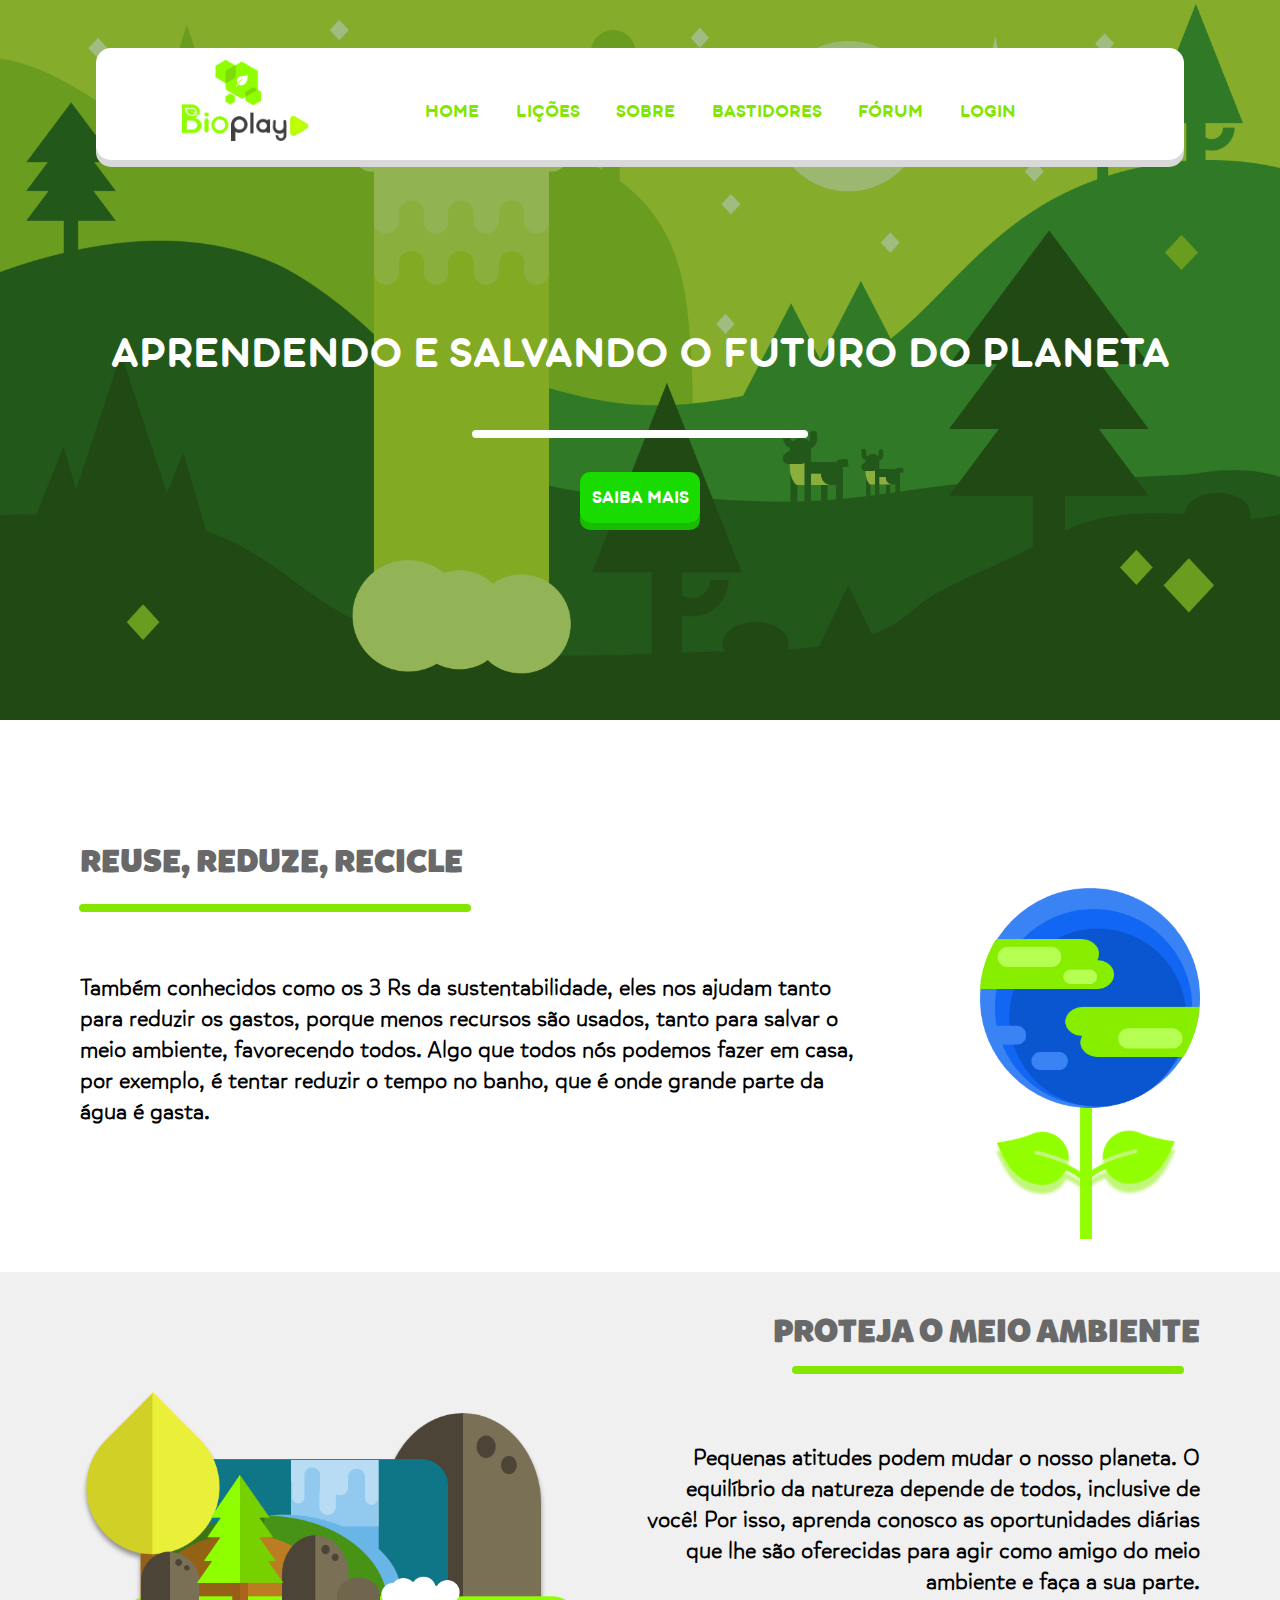
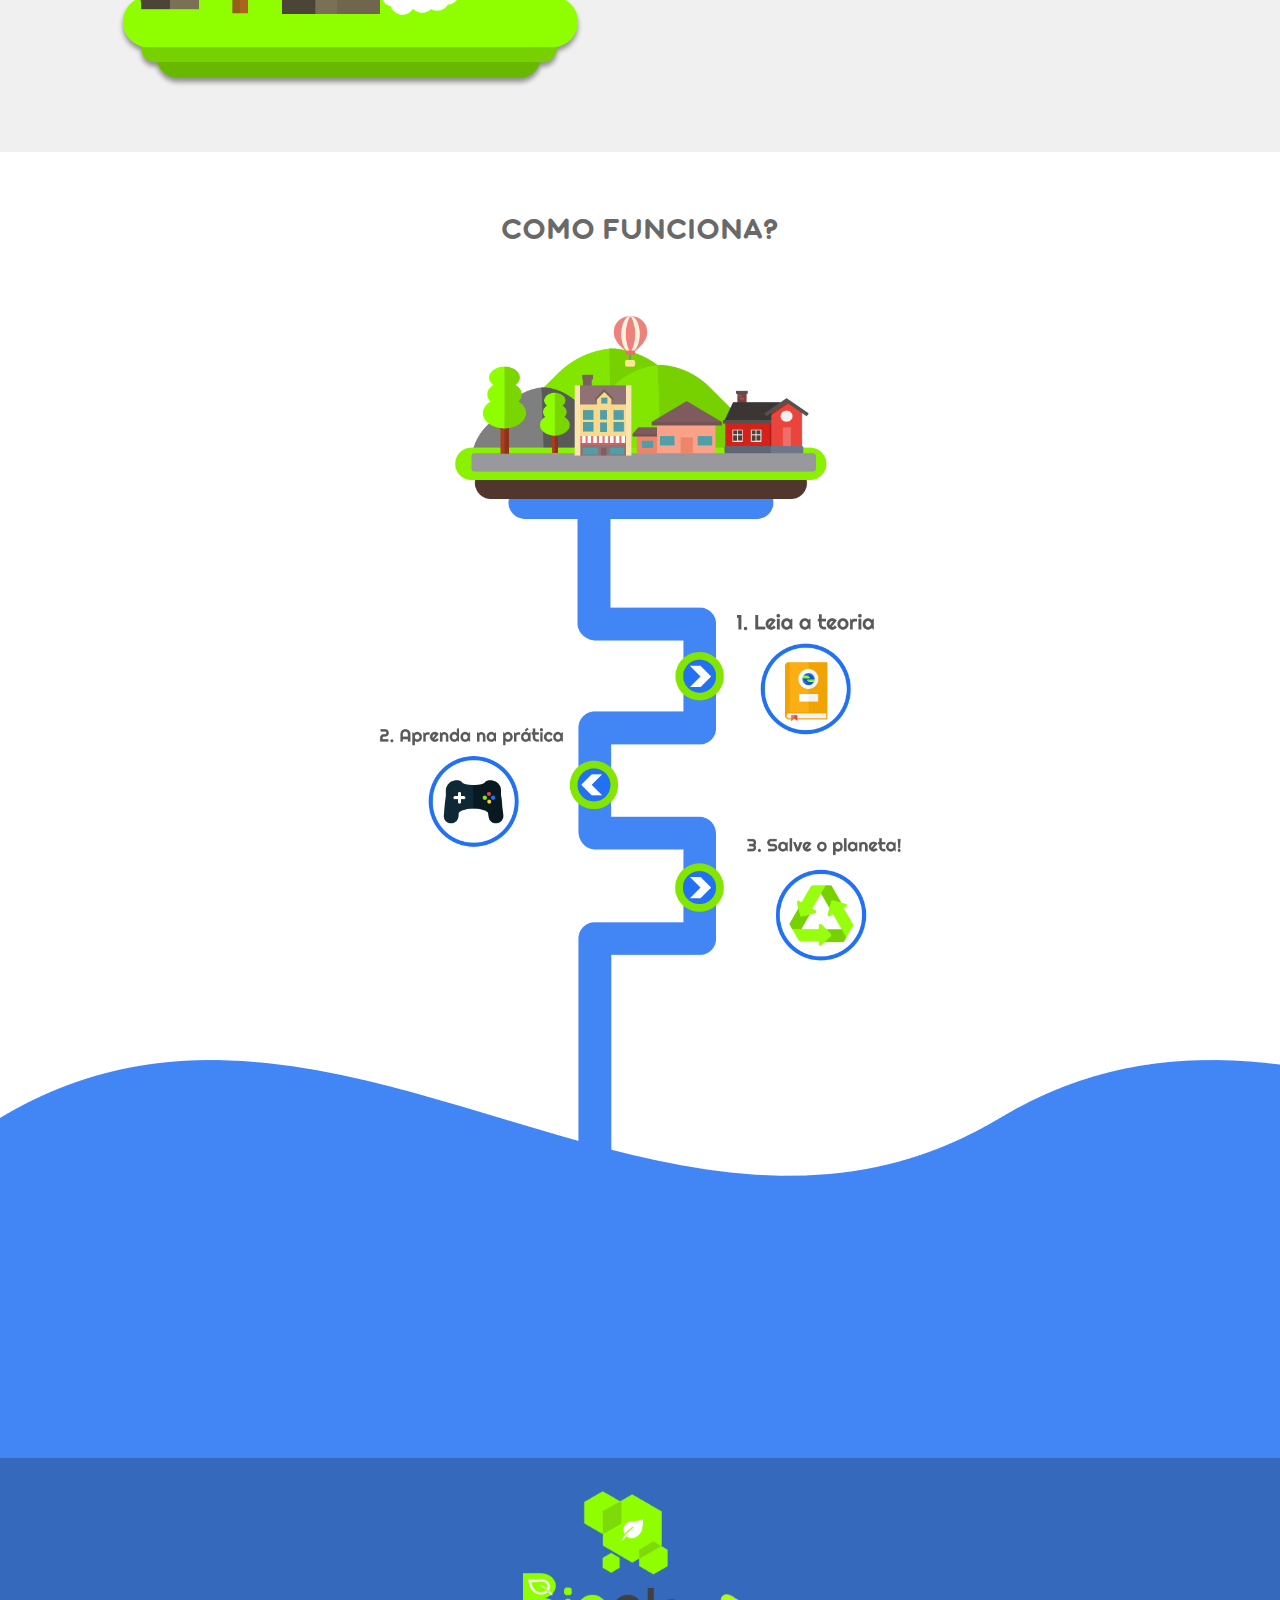
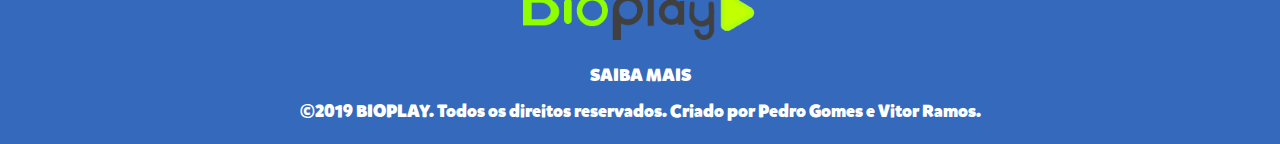
<file: index.html>
﻿
<!DOCTYPE html>
<html lang="en">
<head>
    <title>BioPlay - Home</title>
    <meta charset="UTF-8">
    <meta name="viewport" content="width=device-width, initial-scale=1.0">
    <meta http-equiv="X-UA-Compatible" content="ie=edge">
    <link rel="stylesheet" href="css/style.css">
    <script src="http://code.jquery.com/jquery-1.7.1.min.js"></script>
</head>
<body>

    <header id = "menuV">
        <ul>
            <li><a href="#">Home</a></li>
            <li><a href="#">Lições</a></li>
            <li><a href="#">Sobre</a></li>
            <li><a href="#">Bastidores</a></li>
            <li><a href="#">Fórum</a></li>
            <li><a id="btnLogin" href="#">Login</a></li>
        </ul>
    </header>

    <header id="h">
        <nav>
            <img src="img/logoMobile.png" alt="" id="logo">
            <ul>
                <li><img src="img/logoDesk.png" alt="" id="logo2"></li>
                <li><a href="">Home</a></li>
                <li><a href="">Lições</a></li>
                <li><a href="">Sobre</a></li>
                <li><a href="">Bastidores</a></li>
                <li><a href="#">Fórum</a></li>
                <li><a id="btnLogin2" href="#">Login</a></li>
            </ul>
            
            <section class="icon" id="mostrarMenu">
                <div class="container">
                    <div class="hamburger"></div>
                </div>  
            </section>
            
        </nav>
    </header>

    <section class="tela-escura" id="telaEscura">
        <div class="container">
            <label for=""></label>
        </div>
    </section>

    <section class="tela-escura-desk" id="telaEscura-desk">
        <div class="container">
            <label for=""></label>
        </div>
    </section>


    <section class="home-hero parallax--bg">
        <div class="container">
            <h1 id="title">APRENDENDO E SALVANDO O FUTURO DO PLANETA</h1>
            <hr class="spHeader">
            <a href="" class="button">Saiba Mais</a>
        </div>
    </section>

    <div class="planet fade-scroll">
        <div class="container">
            <h1 id="title" data-aos="fade-up">Reuse, Reduze, Recicle</h1>
            <hr>
            <img src="img/planet.png" alt="">
            <h1 id="texto">Também conhecidos como os 3 Rs da sustentabilidade, eles nos ajudam tanto para reduzir os gastos, porque menos recursos são usados, tanto para salvar o meio ambiente, favorecendo todos. Algo que todos nós podemos fazer em casa, por exemplo, é tentar reduzir o tempo no banho, que é onde grande parte da água é gasta.</h1>
        </div>
    </div>

    <div class="terreno fade-scroll">
        <div class="container">
            <h1 id="title">Proteja o meio ambiente</h1>
            <hr>
            <img src="img/ilha.png" alt="">
            <h1 id="texto">Pequenas atitudes podem mudar o nosso planeta. O equilíbrio da natureza depende  de todos, inclusive de você! Por isso, aprenda conosco as oportunidades diárias que lhe são oferecidas para agir como amigo do meio ambiente e faça a sua parte.</h1>
        </div>
    </div>

    <section class="hdiw">
        <div class="container">
            <h1>COMO FUNCIONA?</h1>
            <img src="img/hdiw.png" alt="" id="base">
            
        </div>
    </section>

    <section>
        <div class="wave">
        </div>
    </section>

    <!-- Modal Login -->

    <section class="modalLogin" id="modalLogin">
            <form>
                <h1>LOGIN:</h1>               
                <hr>           
                <input type="text" id="usu" class="txtCampos" required placeholder=" Usuário">   
                <br><br>
                <input type="password" id="sen" class="txtCampos" required placeholder=" Senha">
                <br><br>             
                <a href=#>Entrar</a>
                <h2>Não possui uma conta ainda?</h2>
                <a href=#>Cadastrar</a>
            </form> 
    </section>

    <footer>
        <!-- <ul>
            <li><img src = "img/icones/facebook_normal.png"></li>
            <li><img src = "img/icones/twitter_normal.png"></li>
            <li><img src = "img/icones/instagram_normal.png"></li>
        </ul> -->
        
        <div id="infos">
            <img src="img/logoDesk3.png" alt="">
            <h1>SAIBA MAIS</h1>
            <h1>©2019 BIOPLAY. Todos os direitos reservados. Criado por Pedro Gomes e Vitor Ramos.</h1>          
        </div>
    </footer>


    <!-- <div class="sp">
        <hr class="spLine">
    </div>

    <div class="container">
        <div class="bgAbout">
        <section class="home-about">
    
            <div class="home-about-textbox">
                <h1>Who we are</h1>
                <div class="pText">
                    <p>Sit by the fire drink water out of the faucet hide head under blanket so no one can see cat is love, cat is life. Knock dish off table eating always hungry so favor packaging over toy. </p>
                    <p><strong>Rub face on owner.</strong> Peer out window, chatter at birds, lure them to mouth. Chase ball of string eat a plant, kill a hand, i am the best have secret plans.</p>
                </div>
            </div>
    
        </section>
        </div>
    </div> -->
    
<script src = "./js/menuVertical.js"></script>
<script src = "./js/parallax.js"></script>
<script src="./js/fadeIn.js"></script>
<script src="./js/geral.js"></script>
</body>
</html>
</file>
<file: css/style.css>
﻿
@import url('https://fonts.googleapis.com/css?family=Righteous');

@import url('https://fonts.googleapis.com/css?family=Raleway:300');

@font-face { font-family: 'Aristotelica'; 
             src: url('../fonts/aristotelica.text-trial-bold.ttf'); } 

@font-face { font-family: 'Mikado'; 
             src: url('../fonts/Mikado\ Light.otf'); } 

@font-face { font-family: 'Mikado Black'; 
             src: url('../fonts/Mikado\ Black.otf'); } 


/* :root
{
    --gdark: #72c800;
    --glight: #95f50e;
    --gdark2: #94c500;
} */

* {
	box-sizing: border-box;
}

body {
    margin: 0;
    text-align: center;
}

img {
    max-width: 100%;
    height: auto;
}

.container {
    width: 95%;
    max-width: 70em;
    margin: 0 auto;
}

/* Header */

header {
    position: fixed;
	left: 0;
    right: 0;
    z-index: 10;
}

nav ul {
    margin: auto;
    list-style: none;
    padding: 1.5em;
    text-align: center;
    background-color: #72c800;
    height: 5em;
    transition: .3s;
    box-shadow: 0px 4px rgba(0,0,0,.1);
}

nav li {
	display: inline-block;
    margin: .2em;
    visibility: hidden;
}

nav a {
	text-decoration: none;
	padding: .5;
	text-transform: uppercase;
	color: #83e600;
    font-size: .8rem;
    font-family: 'Aristotelica';
}

@media(min-width: 60rem) {

    nav div.container a {
        visibility: hidden;
    }

    header {
        position: absolute;
    }

    nav ul {
        background-color: white;
        margin-top: 3em;
        height: 7em;
        width: 85%;
        border-radius: 15px;
        box-shadow: 0px 7px rgba(217,217,217);
    }

    nav ul:hover {
        margin-top: 3.3em;
        box-shadow: 0px 0px rgba(217,217,217);

    }

    nav li {
        visibility: initial;
        margin: .9em;
        margin-top: -3.8em;
    }

    nav a {
        padding: .1em;
        color: #83e600;
        font-size: 1.2rem;
        transition: .3s;
    }

    nav a:hover {
        padding: .7em;
        border-radius: 50px;
        transition: .3s;
        background-color: #83e600;
        color: white;
        opacity: .7; 
        padding-top: 1em;
    }
}

/* Typography */

 .home-hero .container #title {
    font-size: 2.2rem;
    margin-bottom: 1em;
    margin-top: .1em;
    padding: 1rem;
    color: white;
    font-family: 'Aristotelica';
}


@media(min-width: 50rem) {

    .home-hero .container #title {
        font-size: 2.8rem;
    }
}

/* Planet */

.planet h1#texto {
    color: black;
    font-size: 1.18rem;
    margin-bottom: 2em;
    font-family: 'Mikado';
}

.planet {
    position: relative;
    background-color: white;
    height: auto;
}

.planet img {
    width: 40%;
    margin-top: 5em;
    margin-bottom: 2em;
}

.planet h1#title {
    margin-top: 1em;
    font-size: 1.75rem;
    color: rgb(105, 105, 105);
    margin-bottom: 0;
    font-family: 'Mikado Black';
    text-transform: uppercase;
}

.planet hr {
    width: 30%;
    height: .5em;
    background-color: #83e600; 
    border-radius: 50px;
    border: none;
    position: relative;
    margin-top: 1em;
}

@media(min-width: 35rem)
{
    .planet img {
        width: 28%;
    } 
}

@media(min-width: 60rem) {

    .planet img {
        float: right;
        width: 20%;
    }

    .planet h1#title {
        margin-top: 1em;
        font-size: 2rem;
        float: left;
    }

    .planet h1#texto {
        position: relative;
        top: -14em;
        float: left;
        text-align: left;
        left: 0;
        padding-right: 15em;
    }

    .planet hr {
        width: 35%;
        float: left;
        position: relative;
        top: 6em;
        left: -24em;
        margin-top: 0;
    }

    .planet {
        height: 29em;
    }
}

@media(min-width: 75rem) {

    .planet h1#texto {
        font-size: 1.4rem;
    }
}

/* Terreno */

.terreno {
    background-color: rgb(240, 240, 240);
    height: auto;
}

.terreno h1#title {
    font-size: 1.75rem;
    color: rgb(105, 105, 105);
    margin-bottom: 0;
    font-family: 'Mikado Black';
    padding-top: 1em;
    text-transform: uppercase;
}

.terreno hr {
    width: 30%;
    height: .5em;
    background-color: #83e600; 
    border-radius: 50px;
    border: none;
    position: relative;
    margin-bottom: 4em;
}

.terreno h1#texto {
    color: black;
    font-size: 1.18rem;
    padding-bottom: 3em;
    padding-top: 1em;
    font-family: 'Mikado';
}

.terreno img {
    width: 60%;
}

@media(min-width: 60rem) {

    .terreno h1#title {
        float: right;
        font-size: 2rem;
        position: relative;
        top: -3.5em;
    }

    .terreno {
        height: 30em;
    }

    .terreno hr {
        width: 35%;
        float: right;
        position: relative;
        top:-2em;
        left: 23.5em;
    }

    .terreno img {
        width: 45%;
        float: left;
        margin-top: -6em;
    }

    .terreno h1#texto {
        float: right;
        text-align: right;
        padding-left: 26em;
        right: 1em;
        margin-top: -12em;
    }
}

@media(min-width: 75rem) {

    .terreno h1#texto {
        font-size: 1.4rem;
        padding-left: 25em;
    }

    .terreno h1#title {
        margin-top: -3em;
    }

    .terreno hr {
        top:-8em;
        left: -1em;
    }
}

/* Home Hero */

.home-hero {
    background-image: url(../img/paisagem2.png);
    background-size: cover;
    background-repeat: no-repeat;
    padding: 8em 3em;
    color: white;
    margin-bottom: -.1em;

    /*Parallax*/
    background-attachment: fixed;
}

@media(min-width: 50rem) {
    .home-hero {
        height: 90vh;
        padding-top: 35vh;
        background-position: bottom;
    }
}

@media(min-width: 80rem) {
    .home-hero {
        height: 90vh;
        padding-top: 35vh;
        background-size: 100%;
    }
}

/* Images */

nav img#logo {
    width: 12em;
    position: absolute;
    top: 0;
    left: .5em;
    margin-top: .5em;
    margin-bottom: .5em;
}

nav img#logo2{
    position: relative;
    width: 8em;
    top: 2em;
    margin-top: .5em;
    margin-bottom: .5em;
    visibility: hidden;
}

@media(min-width: 60rem) {

    nav img#logo {
       visibility: hidden;   
    }

    nav img#logo2{
        visibility: initial;
    }    
}

@media(min-width: 80rem) {
    
        nav img#logo2{
            left: -5em;
        }
    }


/* Buttons */

/*
  Verde claro:  #94c500
  Verde escuro: #7da009
*/

.button {
    background-color: #1adb00;
    padding: .6em;
    border-radius: 10px;
    font-size: 1.2rem;
    color: white;
    text-decoration: none;
    text-transform: uppercase;
    box-shadow: 0px 7px #16bd00;
    transition: .3s;
    position: relative;
    top: 1em;
    font-family: 'Aristotelica';
    padding-top: .9em;
}

.button:hover {
    top: 1.3em;
    box-shadow: 0px 0px #16bd00;
}

/* HR */

.sp {
    width: 100%;
    height: 3rem;
    background-color: #94c500;
    display: block;
    
}

.spLine {
    margin-top: -2.5em;
    background-color: white;
    border: none;
    height: .2rem;
    position: relative;
    top: 1.3rem;
    margin-left: 1rem;
    margin-right: 1rem;
}

.spHeader {
    margin-top: -1em;
    margin-bottom: 2em;
    background-color: white;
    border: none;
    height: .5rem;
    border-radius: 10px;
    width: 30%;
}

.sp2 {
    width: 100%;
    height: 3rem;
    background-color: #94c500;
    display: block;
    margin-top: -.5rem;
}

.spLine2 {

    background-color: white;
    border: none;
    height: .2rem;
    position: relative;
    top: 1.5rem;
    margin-left: 1rem;
    margin-right: 1rem;
}

/* Home About */

.home-about-textbox {
    background-color: #4d48aa;
	padding: 4em;
    width: 100%;
	outline: 7px solid white;
    outline-offset: -2.5em;
	color: #FFF;
	position: relative;
}

.home-about h1 {
    color: white;
    position: relative;
	left: 50%;
	transform: translateX(-50%);
	top: -3.7rem;
	background: #4d48aa;
    padding: 0, .9em;
    width: 8em;
}

.home-about p {
    color: white;
    font-size: 1.15rem;
}

.pText {
    margin-top: -3rem;
}

@media (min-width: 60rem) {
    .home-about-textbox {
		width: 50%;
		padding: 7em;
		outline-offset: -3.75em;
		margin-left: 25%;
		top: 2em;
		text-align: left;
		box-shadow: 0 0 4em 0 rgba(0,0,0,.3);
    }
    
    .home-about h1 {
        color: white;
        position: relative;
        left: 50%;
        transform: translateX(-50%);
        top: -6rem;
        background: #4d48aa;
        text-align: center;
        font-size: 2rem;
    }

    .sp2 {
        width: 100%;
        height: 3rem;
        background-color: #3d3984;
        display: block;
        margin-top: 4rem;
    }
}

/*Menu vertical*/

header#menuV{
    padding-top: 2em;
    position: fixed;
    background-color: #72c800;
    left: -30em;
    top:0;
    width: 15em;
    margin-left: -1em;
    z-index: 2;
    transition: left .75s;    
    height: 100%;
    box-shadow: 5px 5px rgba(0,0,0,.1);
}

header#menuV ul{ 
    list-style: none;
}

header#menuV ul li{
    position: relative;
    top: 2em;
    margin-top: 4.5em;
    margin-left: -1em;
}

header#menuV ul li a{
    font-size: 1.5em;
    text-decoration: none;
    color: white;
    /* transition: .2s; */
    border-radius: 50px;
    font-family: 'Aristotelica';
}

header#menuV ul li a:hover {
    padding: .7em;
    transition: .2s;
    background-color: white;
    color: #83e600;
    border-radius: 50px;
    padding-top: 1em;
}

button#showMenu{
    margin-left: 10em;
}

.tela-escura .container {
    background-color: rgba(0,0,0,.5);
    position: fixed;
    z-index: 1;
    width: 100%;
    height: 100%;
}

@media(min-width: 50rem) {
    
    header#menuV ul li a{
        font-size: 1.75em;
    }
    
    header#menuV ul li a:hover {
        padding: 1em;
    }
}

@media screen and (min-width: 60rem) {
    header#menuV{
        visibility: hidden;
    }

    .tela-escura .container{
        visibility: hidden;
    }

    .tela-escura-desk .container {  
        background-color: rgba(0,0,0,.5);
        position: fixed;
        z-index: 10;
        width: 100%;
        height: 100%;
        max-width: 100%;
    }
}

/* ICON */

.icon {
    position: absolute;
    top: 2.5em;
    right: 0;
    transform: translate(-50%,-50%);
    width: 3.5em;
    height: 3.5em;
    cursor: pointer;
}

.icon.active .hamburger::before {
    top: 0;
    transform: rotate(45deg);
}

.icon.active .hamburger::after {
    top: 0;
    transform: rotate(135deg);
}

.hamburger {
    width: 40px;
    height: 5px;
    background: white;
    position: absolute;
    top: 55%;
    left: 80%;
    transform: translate(-50%, -50%);
    transition: .5s;
    border-radius: 50px;
}

.icon.active .hamburger {
    background-color: transparent;
}

.hamburger::before,
.hamburger::after {

    content: '';
    position: absolute;
    width: 40px;
    height: 5px;
    background: white;
    left: 0;
    transition: .5s;
    margin: 0 auto;
    border-radius: 50px;
}

.hamburger::before{
    top: -13px;
}

.hamburger::after{
    top: 13px;
}

@media(min-width: 60rem) {

    .icon {
        visibility: hidden;
    }
}

/* HDIW */

.hdiw h1 {
    font-size: 1.7em;
    margin-top: 2em;
    margin-bottom: 2em;
    font-family: 'Aristotelica';
    color: rgb(105, 105, 105);
}

.hdiw #base {
    width: 100%;
}   

@media(min-width: 60rem) {

    .hdiw #base {
        width: 50%;
    }

    .hdiw h1 {
        font-size: 2rem;
    }
}

/* Footer */

footer {
    height: 13em;
    background-color: rgba(66,133,244);
    width: 100%;
    margin-top: -12em;
}

/* footer img {
    width: 100%;
    position: relative;
    top: -5em;
    transform: translateY(-5em);
} */

section .wave {
    position: relative;
    width: 100%;
    height: 398px;
    left: 0;
    background-image: url(../img/wave.png);
    top: -7em;
    transform: translateY(-5em);
    animation: animate 8s linear infinite;
}

@keyframes animate {

    0%{
        background-position: 0;
    }
    100%{
        background-position: 2000px;
    }
}

    .anime {
        opacity: 0;
        transform: translate3d(100px,0,0);
        transition: .3s;
        
    }

    .anime-start {
        opacity: 1;
        transform: translate3d(0,0,0);
    }

    /* Modal Login */

    .modalLogin {
        position: fixed;
        background-color: white;
        width: 100%;
        height: 100%;   
        padding: 1em;
        top: 5em;
        box-shadow: 0px 6px rgba(0,0,0,.2);
        z-index: 10;
        visibility: hidden;
    }

    .modalLogin h1 {
        margin-top: 1em;
        font-size: 1.75rem;
        color: rgb(105, 105, 105);
        margin-bottom: 0;
        font-family: 'Mikado Black';
        text-transform: uppercase;
    }

    .modalLogin hr {
        width: 30%;
        height: .5em;
        background-color: #83e600; 
        border-radius: 50px;
        border: none;
        position: relative;
        margin-top: 1em;
    }

    .modalLogin a {
        font-size: 1.2rem;
        background-color: #83e600;
        padding: 1em;
        border-radius: 10px;
        text-decoration: none;
        color: white;
        font-family: 'Aristotelica';
        padding-top: 1.3em;
        /* transition: .2s; */
    }

    .modalLogin a:hover {
        background-color: #a1e648;
        border-radius: 10px;
        text-decoration: none;
        color: white;
        font-family: 'Aristotelica';
        /* transition: .2s; */
    }

    .modalLogin h2{
        margin-top: 3.3em;
        padding-bottom: 2em;
        font-size: .75rem;
        color: rgb(105, 105, 105);
        margin-bottom: 0;
        font-family: 'Mikado Black';
        text-transform: uppercase;
        user-select: none;
        margin-bottom: 2em;
    }

    .txtCampos {
        padding: 10px;
        font-family: 'Century Gothic';
        font-size: 14pt;
        width: 87.5%;
        background: none;
        border: none;
        border-bottom: 3px solid lightgray;
        outline: none;
        padding-top: 2em;
    }
    
    #usu{
        margin-bottom: -.5em;
    }

    #sen{
        margin-bottom: 1.5em;
    }
    
    .txtCampos:focus, .txtCampos:valid {
        transition: 0.25s ease-in;
        border-color: #83e600;
    }

    @media(min-width: 40rem)
    {
        .modalLogin
        {
            width: 30em;
            height: 30em;   
            top: 50%;
            left: 50%;
            transform: translate(-50%, -50%);
            right: auto;
            border-radius: 30px;
        }

        .txtCampos {
            padding: 10px;
            font-family: 'Century Gothic';
            font-size: 14pt;
            width: 87.5%;
            background: none;
            border: none;
            border-bottom: 3px solid lightgray;
            outline: none;
        }
    }

   /* FOOTER */
    footer #infos{
        background-color: rgb(53, 105, 187);
    }

    footer{
        background-color: rgb(53, 105, 187);    
    }

footer #infos {
    font-family: "Mikado Black";
    color: white;        
    padding: 1em;
    font-size: .55rem;
}

footer img {
    position: relative;
    width: 40%;
    padding: 1em;
}

footer ul{
    list-style: none;
    height: auto;
    display: list-item;
}

footer ul li{
    display: inline;
    margin-left:2em;
    margin-right:5.5em;
}

footer ul li img{        
    width: 5%;
    height: auto;
}

footer ul li img:hover{        
    cursor:pointer;
}  

@media(min-width: 40rem)
{
    footer img {
        width: 20%;
    }   
}
</file>
